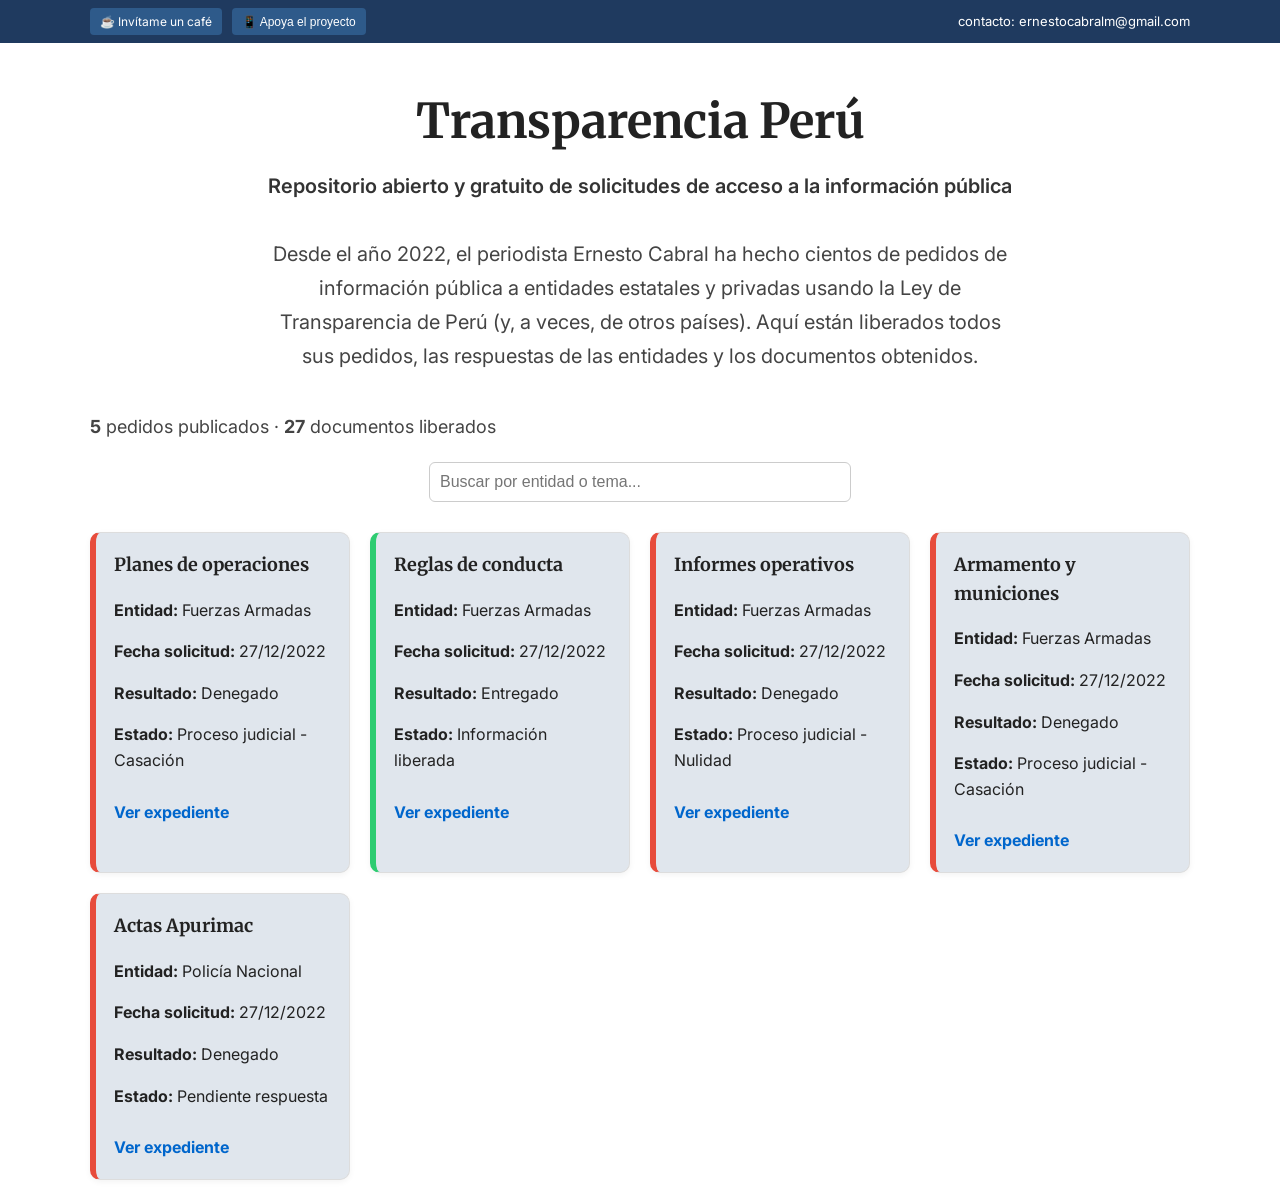
<file: index.html>
<!DOCTYPE html>
<html>

<head>
<meta charset="UTF-8">
<meta name="viewport" content="width=device-width, initial-scale=1">
  
<title>Transparencia Perú</title>
  
<link rel="stylesheet" href="style.css">

<link rel="preconnect" href="https://fonts.googleapis.com">
<link rel="preconnect" href="https://fonts.gstatic.com" crossorigin>

<link href="https://fonts.googleapis.com/css2?family=Inter:wght@300;400;500;600&family=Merriweather:wght@700&display=swap" rel="stylesheet">
</head>

<body>

<header class="site-header">
  <div class="header-wrap">
    <div class="header-left">
      <a class="btn-tip" href="https://ko-fi.com/ernestocabralm" target="_blank">
        ☕ Invítame un café
      </a>
      <button class="btn-tip" onclick="mostrarQR()">
        📱 Apoya el proyecto
      </button>
    </div>
    <div class="header-right">
      contacto: <a href="mailto:ernestocabralm@gmail.com">ernestocabralm@gmail.com</a>
    </div>
  </div>
</header>

<main>

<h1>Transparencia Perú</h1>

<h2>Repositorio abierto y gratuito de solicitudes de acceso a la información pública</h2>

<p class="lead">
Desde el año 2022, el periodista Ernesto Cabral ha hecho cientos de pedidos de información pública a entidades estatales y privadas usando la Ley de Transparencia de Perú (y, a veces, de otros países). Aquí están liberados todos sus pedidos, las respuestas de las entidades y los documentos obtenidos.
</p>

<div id="contador"></div>

<div class="buscador">
  <input 
    type="text" 
    id="buscador"
    placeholder="Buscar por entidad o tema..."
  >
</div>

<div id="lista"></div>

</main>

<script src="script.js"></script>

<div id="qr-modal" class="qr-modal">
  <div class="qr-content">
    <span class="cerrar" onclick="cerrarQR()">✕</span>
    <img src="docs/QR_Yape.jpeg" alt="QR para donación">
  </div>
</div>

</body>
</html>
</file>
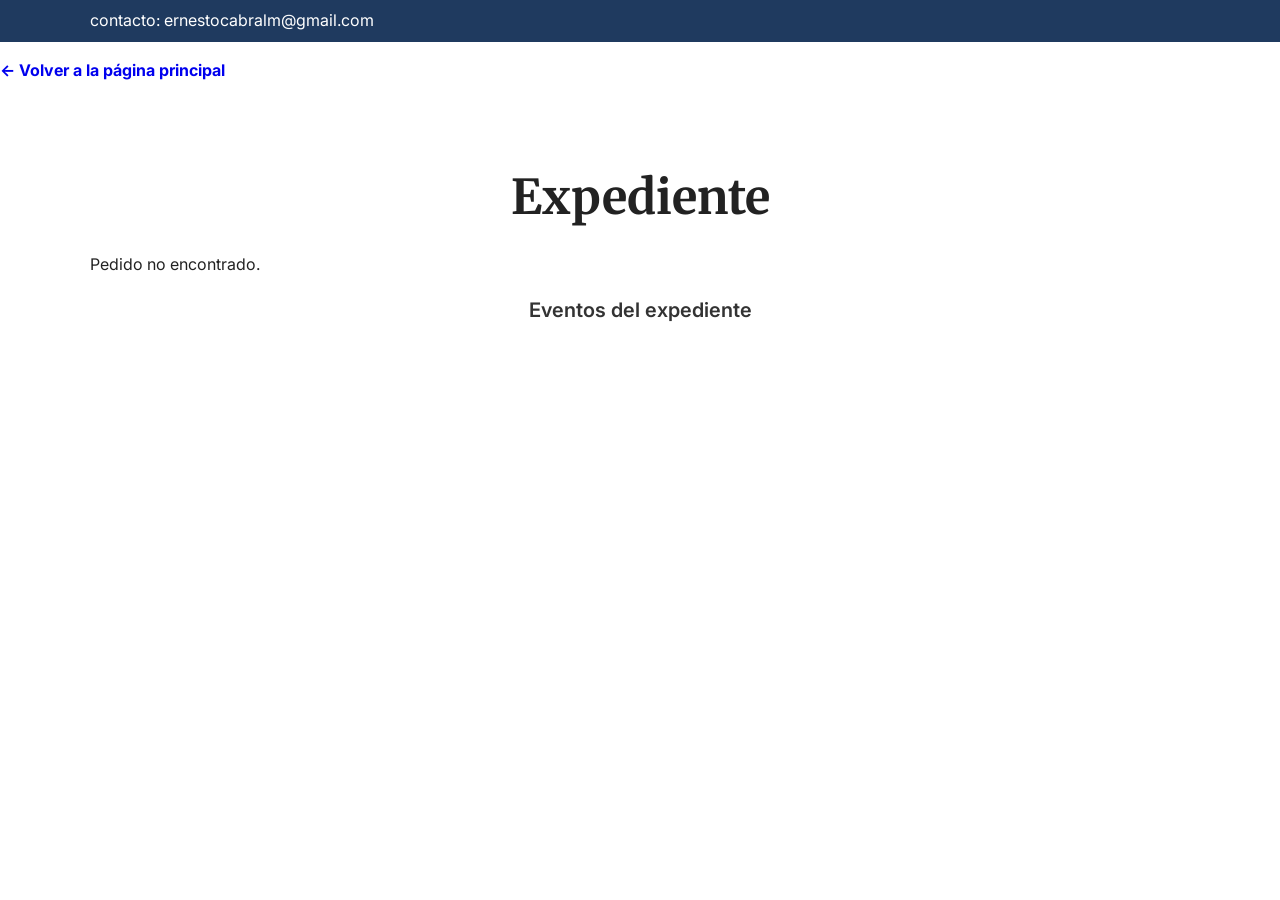
<file: pedido.html>
<!DOCTYPE html>
<html>

<head>
<meta charset="UTF-8">
<meta name="viewport" content="width=device-width, initial-scale=1.0">
   
<title>Expediente</title>
   
<link rel="stylesheet" href="style.css">

<link rel="preconnect" href="https://fonts.googleapis.com">
<link rel="preconnect" href="https://fonts.gstatic.com" crossorigin>

<link href="https://fonts.googleapis.com/css2?family=Inter:wght@300;400;500;600&family=Merriweather:wght@700&display=swap" rel="stylesheet">
</head>

<body>

<header class="site-header">
  <div class="header-wrap">
    <div class="contacto">
      contacto: <a href="mailto:ernestocabralm@gmail.com">ernestocabralm@gmail.com</a>
    </div>
  </div>
</header>

<p><a href="index.html" class="volver">← Volver a la página principal</a></p>

<main>
   
<h1>Expediente</h1>

<div id="pedido"></div>

<h2>Eventos del expediente</h2>
<div id="eventos"></div>

</main>

<script>

/* =========================
   FORMATEAR FECHA
========================= */

function formatearFecha(fecha) {

  if(!fecha || !fecha.includes("-")) return fecha;

  let partes = fecha.split("-");
  return `${partes[2]}/${partes[1]}/${partes[0]}`;

}

const params = new URLSearchParams(window.location.search);
const id = params.get("id");

/* =========================
   CARGAR PEDIDO
========================= */

fetch("data/pedidos.json")
  .then(response => response.json())
  .then(data => {

    let pedido = data.find(p => p.id === id);
    let contenedor = document.getElementById("pedido");

    if(pedido){

      contenedor.innerHTML = `
        <h2>${pedido.resumen}</h2>
        <p><b>Entidad:</b> ${pedido.entidad}</p>
        <p><b>Fecha solicitud:</b> ${formatearFecha(pedido.fecha_solicitud)}</p>
        <p><b>Resultado:</b> ${pedido.resultado}</p>
        <p><b>Estado actual:</b> ${pedido.estado_actual}</p>
        
        <p><b>Información solicitada:</b></p>
        <p>${pedido.detalle}</p>
      `;

    } else {

      contenedor.innerHTML = "<p>Pedido no encontrado.</p>";

    }

});


/* =========================
   CARGAR EVENTOS + DOCUMENTOS
========================= */

fetch("data/eventos.json")
  .then(response => response.json())
  .then(eventos => {

    let eventosPedido = eventos.filter(e => e.pedido_id === id);

    eventosPedido.sort((a, b) => {

     let fechaA = new Date(a.fecha);
     let fechaB = new Date(b.fecha);
   
     if(fechaA.getTime() === fechaB.getTime()){
       return (b.orden || 0) - (a.orden || 0);
     }
   
     return fechaB - fechaA;
   
   });

    let contenedor = document.getElementById("eventos");

    fetch("data/documentos.json")
      .then(response => response.json())
      .then(documentos => {

        eventosPedido.forEach(evento => {

          let divEvento = document.createElement("div");
            divEvento.className = "timeline-evento";
            
            divEvento.innerHTML = `
              <div class="timeline-dot"></div>
            
              <div class="timeline-card">
                <div class="timeline-fecha">${formatearFecha(evento.fecha)}</div>
                <div class="timeline-tipo">${evento.tipo_evento} — ${evento.resultado}</div>
                <div class="timeline-detalle">${evento.detalle}</div>
              </div>
            `;

          contenedor.appendChild(divEvento);

          /* buscar documentos del evento */

          let docs = documentos.filter(d =>
            d.pedido_id === id && d.evento_tipo === evento.tipo_evento
          );

          docs.forEach(doc => {

            let docDiv = document.createElement("div");

            docDiv.innerHTML = `
              <a href="docs/${doc.archivo}" target="_blank">📄 ${doc.titulo}</a>
            `;

            divEvento.querySelector(".timeline-card").appendChild(docDiv);

          });

        });

      });

});

</script>

</body>

</html>
</file>
<file: style.css>
/* =========================
HEADER
========================= */

.site-header{
  background:#1f3a5f;
  color:white;
}

.header-wrap{

  max-width:1100px;
  margin:auto;
  padding:8px 20px;
  display:flex;
  justify-content:space-between;
  align-items:center;
}

.header-left{
  display:flex;
  gap:10px;
}

.header-right{
  font-size:13px;
}

.site-header a{
  color:white;
  text-decoration:none;
}

.btn-tip{

  background:#2e5a8a;
  color:white;
  border:none;
  padding:4px 10px;
  font-size:12px;
  border-radius:4px;
  cursor:pointer;
}

.btn-tip:hover{
  background:#3b6fa7;
}

/* =========================
LEAD INTRODUCTORIO
========================= */

.lead{

  font-size:20px;
  line-height:1.7;

  text-align:center;

  max-width:750px;
  margin:0 auto 40px auto;

  color:#444;

}

/* =========================
TIPOGRAFÍA GENERAL
========================= */

body{
  font-family: "Inter", sans-serif;
  line-height:1.6;
  color:#222;

  margin:0;
}

main{
  max-width:1100px;
  margin:auto;
  padding:20px;
}

/* =========================
CABECERA PRINCIPAL
========================= */

h1{
  font-family:"Merriweather", serif;
  font-size:48px;
  font-weight:700;
  text-align:center;

  margin-top:20px;
  margin-bottom:10px;
}

h2{
  font-family:"Inter", sans-serif;
  font-size:20px;
  font-weight:600;
  text-align:center;

  margin-top:0;
  margin-bottom:35px;

  color:#333;
}

h3{
  font-family:"Merriweather", serif;
  font-size:18px;
}

/* =========================
LINK VOLVER
========================= */

.volver{
  display:inline-block;
  margin-bottom:20px;
  text-decoration:none;
  font-weight:bold;
}

/* =========================
FICHAS DE EXPEDIENTES
========================= */

#lista{
  display:grid;
  grid-template-columns:repeat(auto-fill, minmax(260px, 1fr));
  gap:20px;
  margin-top:30px;
}

.pedido-card{

  border:1px solid #ddd;
  border-radius:10px;

  padding:18px;

  background:#e0e6ed;

  box-shadow:0 2px 6px rgba(0,0,0,0.05);

  transition:transform 0.15s ease, box-shadow 0.15s ease;
}

.pedido-card:hover{

  transform:translateY(-3px);

  box-shadow:0 6px 14px rgba(0,0,0,0.1);
}

.pedido-card h3{
  margin-top:0;
}

.pedido-card a{

  display:inline-block;

  margin-top:10px;

  font-weight:bold;

  text-decoration:none;

  color:#0066cc;
}

.pedido-card a:hover{
  text-decoration:underline;
}

/* =========================
TIMELINE
========================= */

#eventos{
  position:relative;
  margin-left:40px;
}

#eventos::before{
  content:"";
  position:absolute;
  left:-20px;
  top:0;
  bottom:0;
  width:2px;
  background:#ccc;
}

/* evento */

.timeline-evento{
  position:relative;
  margin-bottom:30px;
}

/* punto */

.timeline-dot{
  position:absolute;
  left:-28px;
  top:10px;
  width:12px;
  height:12px;
  background:#333;
  border-radius:50%;
}

/* tarjeta */

.timeline-card{
  background:white;
  padding:15px;
  border-radius:8px;
  box-shadow:0 2px 6px rgba(0,0,0,0.1);
}

/* fecha */

.timeline-fecha{
  font-weight:bold;
  margin-bottom:5px;
}

/* tipo */

.timeline-tipo{
  font-weight:600;
  margin-bottom:5px;
}

/* documento */

.timeline-card a{
  display:flex;
  align-items:center;
  gap:6px;
  margin-top:5px;
  color:#0066cc;
  text-decoration:none;
}

.timeline-card a:hover{
  text-decoration:underline;
}

/* =========================
CONTADOR
========================= */

#contador{
  margin:20px 0;
  font-size:18px;
  color:#444;
}

/* =========================
COLOR SEGÚN RESULTADO
========================= */

.resultado-entregado{
  border-left:6px solid #2ecc71;
}

.resultado-denegado{
  border-left:6px solid #e74c3c;
}

.resultado-parcial{
  border-left:6px solid #f1c40f;
}

.resultado-judicial{
  border-left:6px solid #555;
}

/* =========================
QR YAPE
========================= */

.qr-modal{
  display:none;
  position:fixed;
  top:0;
  left:0;
  width:100%;
  height:100%;
  background:rgba(0,0,0,0.6);
  justify-content:center;
  align-items:center;
}

.qr-content{
  position:relative;
  background:white;
  padding:20px;
  border-radius:8px;
  text-align:center;
}

.qr-content img{
  max-width:250px;
}

.cerrar{
  position:absolute;
  top:-14px;
  right:-14px;
  background:#1f3a5f;
  color:white;
  width:28px;
  height:28px;
  border-radius:50%;
  display:flex;
  align-items:center;
  justify-content:center;
  cursor:pointer;
  font-size:16px;
}

/* =========================
BUSCADOR
========================= */

.buscador{
  margin:20px 0;
  text-align:center;
}

#buscador{
  width:100%;
  max-width:400px;
  padding:10px;
  font-size:16px;
  border:1px solid #ccc;
  border-radius:6px;
}
</file>
